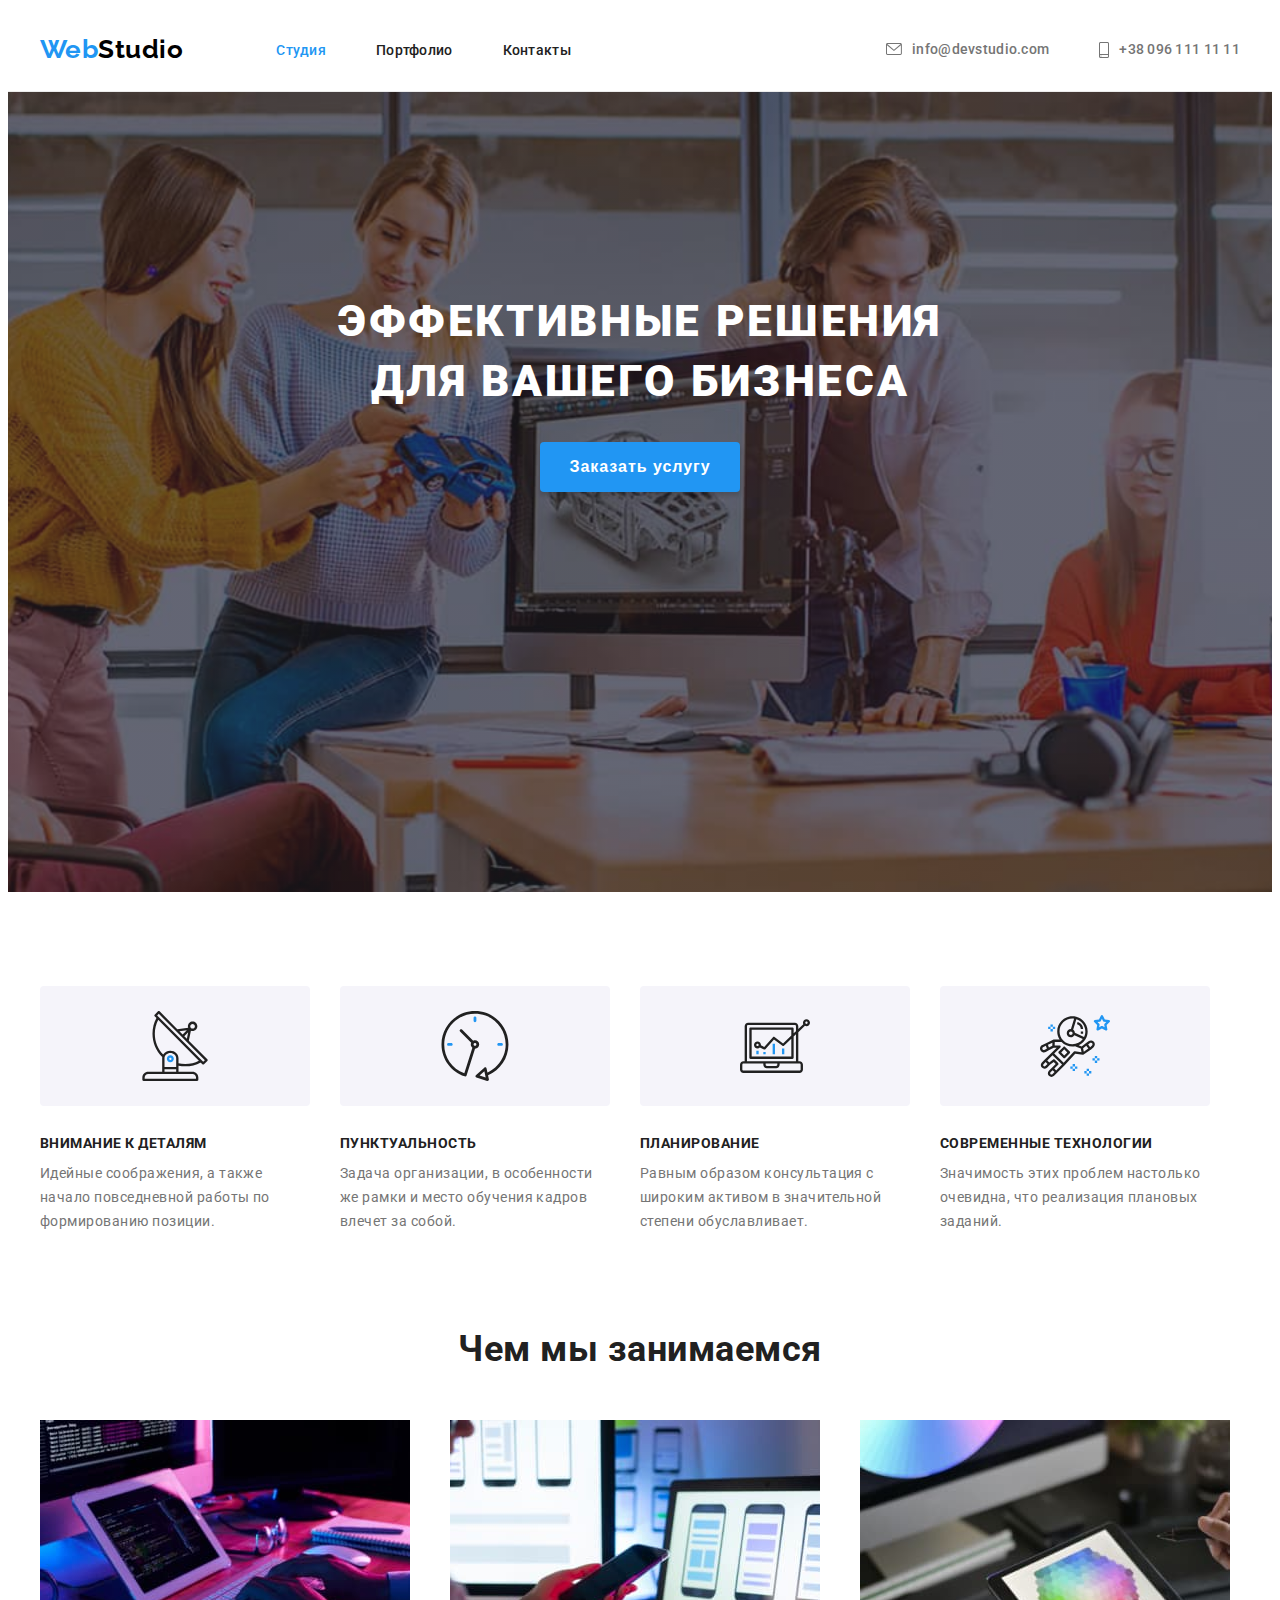
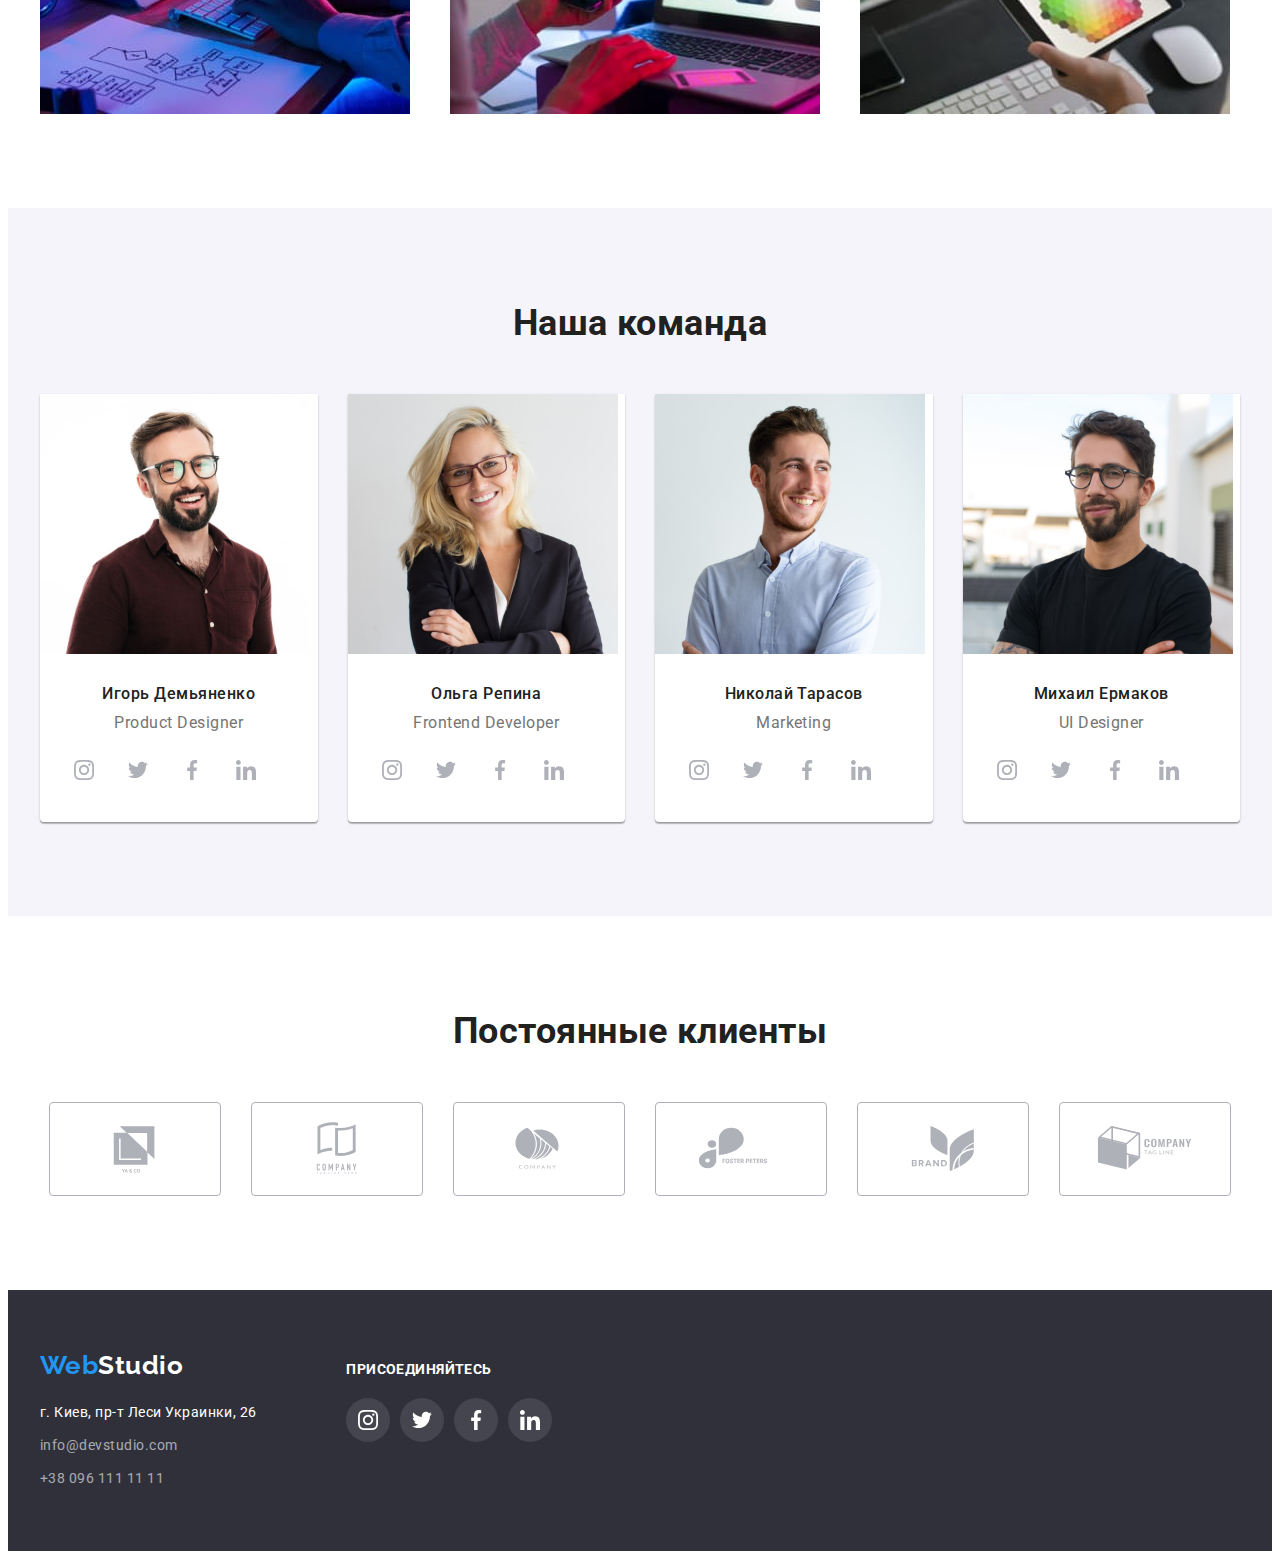
<file: index.html>
<!DOCTYPE html>
<html lang="ru">

<head>
    <meta charset="UTF-8">
    <meta http-equiv="X-UA-Compatible" content="IE=edge">
    <meta name="viewport" content="width=device-width, initial-scale=1.0">
    <title>Студия</title>
    <link rel="preconnect" href="https://fonts.gstatic.com" crossorigin>
    <link href="https://fonts.googleapis.com/css2?family=Raleway:wght@700&family=Roboto:wght@400;500;700;900&display=swap" rel="stylesheet">
    <link rel="stylesheet" href="https://cdnjs.cloudflare.com/ajax/libs/modern-normalize/1.1.0/modern-normalize.min.css"
        integrity="sha512-wpPYUAdjBVSE4KJnH1VR1HeZfpl1ub8YT/NKx4PuQ5NmX2tKuGu6U/JRp5y+Y8XG2tV+wKQpNHVUX03MfMFn9Q=="
        crossorigin="anonymous" referrerpolicy="no-referrer"/>
    <link rel="stylesheet" href="./CSS/style.css">
</head>

<body>
    <header class="header">
        <div class="conteiner conteiner-head">
            <nav class="header-navigation">
                <a class="logo link" href="/"> 
                    <span class="color-logo">Web</span>Studio</a>
                <ul class="header-list list">
                    <li class="header-item">
                        <a class="header-link link current" href="/index.html"> Студия</a></li>
                    <li class="header-item">
                        <a class="header-link link" href="./portfolio.html"> Портфолио</a></li>
                    <li class="header-item">
                        <a class="header-link link" href=""> Контакты</a></li>
                </ul>
            </nav>
            <ul class="header-contacts-list list">
                <li class="header-cont">
                    <a class="header-contacts-link link" href="mailto:info@devstudio.com">
                        <svg class="header-cont-icon">
                            <use href="./image/symbol-defs.svg#icon-envelope"></use>
                        </svg>
                        info@devstudio.com</a>
                    </li>
                <li class="header-cont">
                    <a class="header-contacts-link link" href="tel:+380961111111">
                        <svg class="header-cont-icon header-cont-tel">
                            <use href="./image/symbol-defs.svg#icon-smartphone"></use>
                        </svg>
                        +38 096 111 11 11</a>
                    </li>
            </ul>
        </div>
    </header>

    <!--Меню-->
    <main>
            <section class="hero">
                <h1 class="hero-title">Эффективные решения <br> для вашего бизнеса</h1>
                <button class="btn hero-btn" type="button">Заказать услугу</button>
            </section>
        
        <!--Особенности-->
        <section class="feature section">
            <div class="conteiner">
            <h2 class="inv">Особенности</h2>
            <ul class="feature-list list">
                <li class="feature-item">
                    <div class="feature-icon-fon">
                    <svg class="feature-icon">
                        <use href="./image/symbol-defs.svg#icon-antenna"></use>
                    </svg>
                    </div>
                    <h3 class="feature-title">Внимание к деталям</h3>
                    <p class="feature-item-text">Идейные соображения, а также начало повседневной работы по формированию позиции.</p>
                </li>

                <li class="feature-item">
                    <div class="feature-icon-fon">
                    <svg class="feature-icon">
                        <use href="./image/symbol-defs.svg#icon-clock"></use>
                    </svg>
                    </div>
                    <h3 class="feature-title">Пунктуальность</h3>
                    <p class="feature-item-text"> Задача организации, в особенности же рамки и место обучения кадров влечет за собой.</p>
                </li>

                <li class="feature-item">
                    <div class="feature-icon-fon">
                    <svg class="feature-icon">
                        <use href="./image/symbol-defs.svg#icon-diagram"></use>
                    </svg>
                    </div>
                    <h3 class="feature-title">Планирование</h3>
                    <p class="feature-item-text">Равным образом консультация с широким активом в значительной степени обуславливает.
                </li>

                <li class="feature-item">
                    <div class="feature-icon-fon">
                    <svg class="feature-icon">
                        <use href="./image/symbol-defs.svg#icon-astronaut"></use>
                    </svg>
                    </div>
                    <h3 class="feature-title">Современные технологии</h3>
                    <p class="feature-item-text">Значимость этих проблем настолько очевидна, что реализация плановых заданий.
                </li>
            </ul>
            </div>
        </section>

        <!--Чем мы занимаемся-->
        <section class="about section">
            <div class="conteiner">
                <h2 class="secondary-title">Чем мы занимаемся</h2>
                <ul class="about-list list">
                    <li class="about-item">
                        <img src="./image/img_stryctyr.jpg" alt="Структура проэкта" width="370">
                    </li>

                    <li class="about-item">
                        <img src="./image/box_2.jpg" alt="Дизайн" width="370">
                    </li>

                    <li class="about-item">
                        <img src="./image/tablet.jpg" alt="Адаптивность" width="370">
                    </li>
                </ul>
            </div>
        </section>

        <!--Наша команда-->
        <section class="team section">
            <div class="conteiner">
                <h2 class="secondary-title">Наша команда</h2>
                <ul class="team-list list">
                    <li class="team-item">
                        <img src="./image/product_designer.jpg" alt="Игорь Демьяненко" width="270">
                            <div class="team-list-conteiner">
                                <h3 class="team-item-name">Игорь Демьяненко</h3>
                                <p class="team-item-text" lang="en">Product Designer</p>
                                <ul class="team-sotial-link list">
                                    <li class="sotial-item">
                                        <a class="social-link link" href="">
                                        <svg class="social-icon"> <use href="./image/symbol-defs.svg#icon-instagram"></use></svg>
                                        </a>
                                    </li>

                                    <li class="sotial-item">
                                        <a class="social-link link" href="">
                                        <svg class="social-icon"> <use href="./image/symbol-defs.svg#icon-twitter"></use></svg>
                                        </a>
                                    </li>

                                    <li class="sotial-item">
                                        <a class="social-link link" href="">
                                        <svg class="social-icon"> <use href="./image/symbol-defs.svg#icon-facebook"></use></svg>
                                        </a>
                                    </li>

                                    <li class="sotial-item">
                                        <a class="social-link link" href="">
                                        <svg class="social-icon"> <use href="./image/symbol-defs.svg#icon-linkedin"></use></svg>
                                        </a>
                                    </li>
                                </ul>
                            </div> 
                    </li>

                    <li class="team-item">
                        <img src="./image/frontend_developer.jpg" alt="Ольга Репина" width="270">
                            <div class="team-list-conteiner">
                                <h3 class="team-item-name">Ольга Репина</h3>
                                <p class="team-item-text" lang="en">Frontend Developer</p>
                                <ul class="team-sotial-link list">
                                    <li class="sotial-item">
                                        <a class="social-link link" href="">
                                            <svg class="social-icon">
                                                <use href="./image/symbol-defs.svg#icon-instagram"></use>
                                            </svg>
                                        </a>
                                    </li>
                                
                                    <li class="sotial-item">
                                        <a class="social-link link" href="">
                                            <svg class="social-icon">
                                                <use href="./image/symbol-defs.svg#icon-twitter"></use>
                                            </svg>
                                        </a>
                                    </li>
                                
                                    <li class="sotial-item">
                                        <a class="social-link link" href="">
                                            <svg class="social-icon">
                                                <use href="./image/symbol-defs.svg#icon-facebook"></use>
                                            </svg>
                                        </a>
                                    </li>
                                
                                    <li class="sotial-item">
                                        <a class="social-link link" href="">
                                            <svg class="social-icon">
                                                <use href="./image/symbol-defs.svg#icon-linkedin"></use>
                                            </svg>
                                        </a>
                                    </li>
                                </ul>
                            </div>
                    </li>

                    <li class="team-item">
                        <img src="./image/marketing.jpg" alt="Николай Тарасов" width="270">
                            <div class="team-list-conteiner">
                                <h3 class="team-item-name">Николай Тарасов</h3>
                                <p class="team-item-text" lang="en">Marketing</p>
                                <ul class="team-sotial-link list">
                                    <li class="sotial-item">
                                        <a class="social-link link" href="">
                                            <svg class="social-icon">
                                                <use href="./image/symbol-defs.svg#icon-instagram"></use>
                                            </svg>
                                        </a>
                                    </li>
                                
                                    <li class="sotial-item">
                                        <a class="social-link link" href="">
                                            <svg class="social-icon">
                                                <use href="./image/symbol-defs.svg#icon-twitter"></use>
                                            </svg>
                                        </a>
                                    </li>
                                
                                    <li class="sotial-item">
                                        <a class="social-link link" href="">
                                            <svg class="social-icon">
                                                <use href="./image/symbol-defs.svg#icon-facebook"></use>
                                            </svg>
                                        </a>
                                    </li>
                                
                                    <li class="sotial-item">
                                        <a class="social-link link" href="">
                                            <svg class="social-icon">
                                                <use href="./image/symbol-defs.svg#icon-linkedin"></use>
                                            </svg>
                                        </a>
                                    </li>
                                </ul>
                            </div>
                    </li>

                    <li class="team-item">
                        <img src="./image/ui_designer.jpg" alt="Михаил Ермаков" width="270">
                            <div class="team-list-conteiner">
                                <h3 class="team-item-name">Михаил Ермаков</h3>
                                <p class="team-item-text" lang="en">UI Designer</p>
                                <ul class="team-sotial-link list">
                                    <li class="sotial-item">
                                        <a class="social-link link" href="">
                                            <svg class="social-icon">
                                                <use href="./image/symbol-defs.svg#icon-instagram"></use>
                                            </svg>
                                        </a>
                                    </li>
                                
                                    <li class="sotial-item">
                                        <a class="social-link link" href="">
                                            <svg class="social-icon">
                                                <use href="./image/symbol-defs.svg#icon-twitter"></use>
                                            </svg>
                                        </a>
                                    </li>
                                
                                    <li class="sotial-item">
                                        <a class="social-link link" href="">
                                            <svg class="social-icon">
                                                <use href="./image/symbol-defs.svg#icon-facebook"></use>
                                            </svg>
                                        </a>
                                    </li>
                                
                                    <li class="sotial-item">
                                        <a class="social-link link" href="">
                                            <svg class="social-icon">
                                                <use href="./image/symbol-defs.svg#icon-linkedin"></use>
                                            </svg>
                                        </a>
                                    </li>
                                </ul>
                            </div>
                    </li>
                </ul>
            </div>
        </section>

        <!-- Постоянные клиенты -->
        <section class="regular-customers section">
            <div class="conteiner">
                <h2 class="secondary-title">Постоянные клиенты</h2>
                <ul class="customers-list list">
                    <li class="customers-item">
                        <a class="customers-link link" href="">
                         <svg class="customer-icon">
                             <use href="./image/symbol-defs.svg#icon-logo"></use>
                         </svg>
                        </a>
                    </li>

                    <li class="customers-item">
                        <a class="customers-link link" href="">
                            <svg class="customer-icon">
                                <use href="./image/symbol-defs.svg#icon-logo-1"></use>
                            </svg>
                        </a>
                    </li>

                    <li class="customers-item">
                        <a class="customers-link link" href="">
                            <svg class="customer-icon">
                                <use href="./image/symbol-defs.svg#icon-logo-2"></use>
                            </svg>
                        </a>
                    </li>

                    <li class="customers-item">
                        <a class="customers-link link" href="">
                            <svg class="customer-icon">
                                <use href="./image/symbol-defs.svg#icon-logo-3"></use>
                            </svg>
                        </a>
                    </li>

                    <li class="customers-item">
                        <a class="customers-link link" href="">
                            <svg class="customer-icon">
                                <use href="./image/symbol-defs.svg#icon-logo-4"></use>
                            </svg>
                        </a>
                    </li>

                    <li class="customers-item">
                        <a class="customers-link link" href="">
                            <svg class="customer-icon">
                                <use href="./image/symbol-defs.svg#icon-logo-5"></use>
                            </svg>
                        </a>
                    </li>
                </ul>
            </div>
        </section>
    </main>

    <!--Футер-->
    <footer class="foot">
        <div class="conteiner">
            <div class="footer-conteiner">
                <div class="footer-nav"><a class="logo link logo-footer" href="/"> <span class="color-logo">Web</span><span class="footer-logo">Studio</span></a>
                    <address>
                    <ul class="adress-list list">
                        <li> <a class="adress-city list" href="">г. Киев, пр-т Леси Украинки, 26</a></li>
                        <li> <a class="adress-link" href="mailto:info@devstudio.com">info@devstudio.com</a></li>
                        <li> <a class="adress-link" href="tel:+380961111111">+38 096 111 11 11</a></li>
                    </ul>
                    </address>
                </div>

                <div class="links">
                    <h2 class="our-links-text">присоединяйтесь</h2>
                    <ul class="our-sotial-list list">
                        <li class="our-sotial-item sotial-item">
                            <a class="social-link our-sotial-link link" href="">
                                <svg class="social-icon our-sotial-icon">
                                    <use href="./image/symbol-defs.svg#icon-instagram"></use>
                                </svg>
                            </a>
                        </li>
                
                        <li class="sotial-item">
                            <a class="social-link our-sotial-link link" href="">
                                <svg class="social-icon our-sotial-icon">
                                    <use href="./image/symbol-defs.svg#icon-twitter"></use>
                                </svg>
                            </a>
                        </li>
                
                        <li class="sotial-item">
                            <a class="social-link our-sotial-link link" href="">
                                <svg class="social-icon our-sotial-icon">
                                    <use href="./image/symbol-defs.svg#icon-facebook"></use>
                                </svg>
                            </a>
                        </li>
                
                        <li class="sotial-item">
                            <a class="social-link our-sotial-link link" href="">
                                <svg class="social-icon our-sotial-icon">
                                    <use href="./image/symbol-defs.svg#icon-linkedin"></use>
                                </svg>
                            </a>
                        </li>
                    </ul>
                </div>
            </div>
        </div>
        
    </footer>
</body>

</html>
</file>
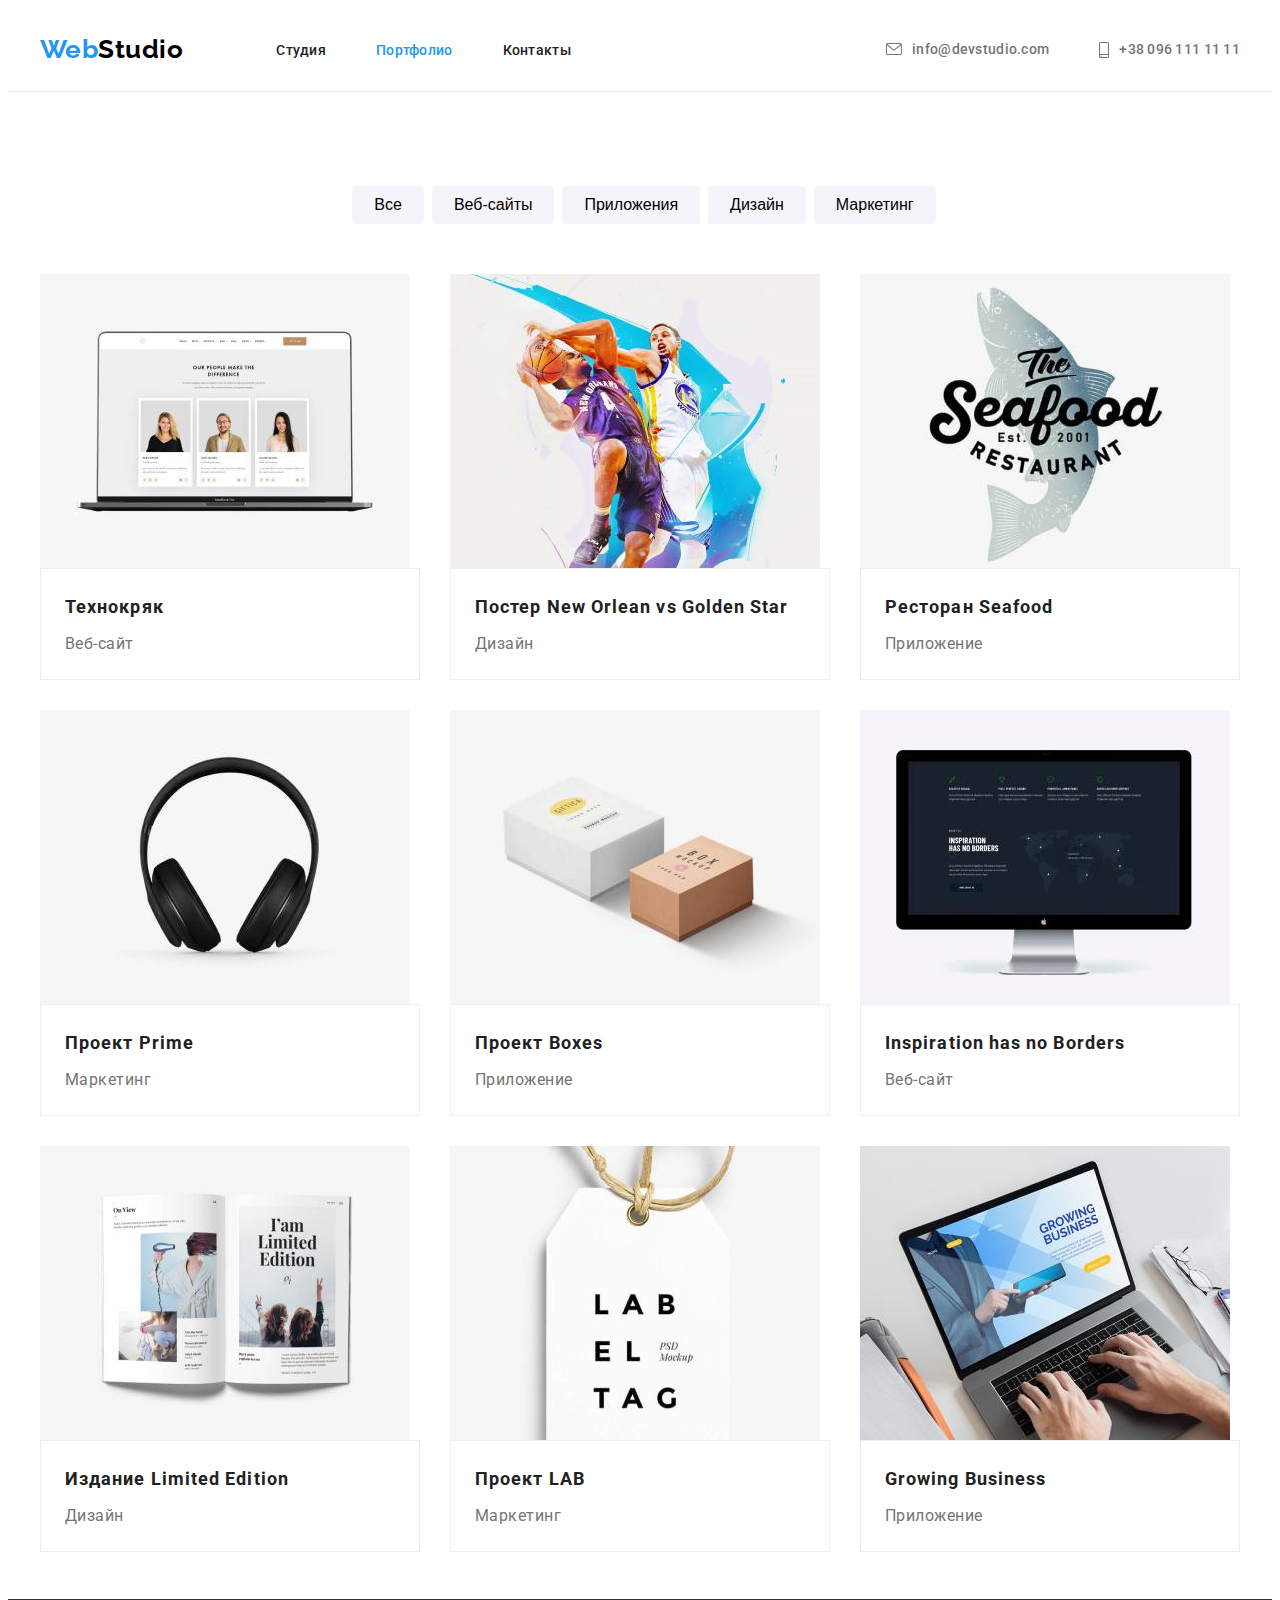
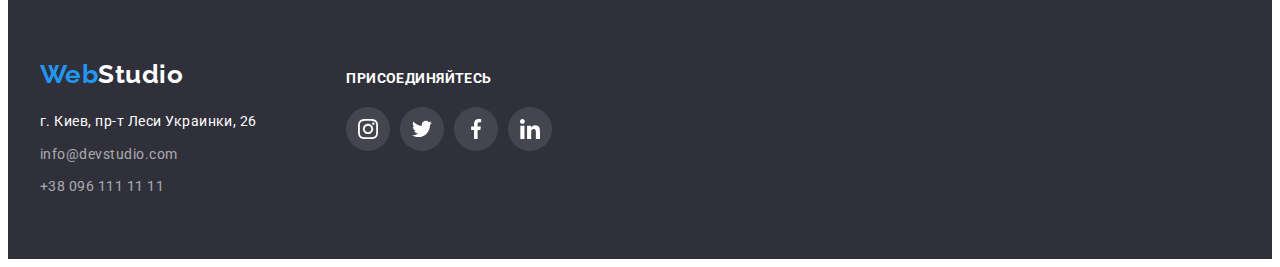
<file: portfolio.html>
<!DOCTYPE html>
<html lang="ru">

<head>
    <meta charset="UTF-8">
    <meta http-equiv="X-UA-Compatible" content="IE=edge">
    <meta name="viewport" content="width=device-width, initial-scale=1.0">
    <title>Портфолио</title>
    <link rel="preconnect" href="https://fonts.gstatic.com" crossorigin>
    <link
        href="https://fonts.googleapis.com/css2?family=Raleway:wght@700&family=Roboto:wght@400;500;700;900&display=swap"
        rel="stylesheet">
    <link rel="stylesheet" href="https://cdnjs.cloudflare.com/ajax/libs/modern-normalize/1.1.0/modern-normalize.min.css"
        integrity="sha512-wpPYUAdjBVSE4KJnH1VR1HeZfpl1ub8YT/NKx4PuQ5NmX2tKuGu6U/JRp5y+Y8XG2tV+wKQpNHVUX03MfMFn9Q=="
        crossorigin="anonymous" referrerpolicy="no-referrer" />
    <link rel="stylesheet" href="./CSS/style.css">
</head>

<body>
    <header class="header">
        <div class="conteiner conteiner-head">
        <nav class="header-navigation">
            <a class="logo link" href="./index.html"> <span class="color-logo">Web</span>Studio</a>
            <ul class="header-list list">
                <li class="header-item">
                    <a class="header-link link" href="./index.html"> Студия</a>
                </li>
                <li class="header-item">
                    <a class="header-link link current" href="./portfolio.html"> Портфолио</a>
                </li>
                <li class="header-item">
                    <a class="header-link link" href=""> Контакты</a>
                </li>
            </ul>
        </nav>
        <ul class="header-contacts-list list">
            <li class="header-cont">
                <a class="header-contacts-link link" href="mailto:info@devstudio.com">
                    <svg class="header-cont-icon">
                        <use href="./image/symbol-defs.svg#icon-envelope"></use>
                    </svg>
                    info@devstudio.com</a>
            </li>
            <li class="header-cont">
                <a class="header-contacts-link link" href="tel:+380961111111">
                    <svg class="header-cont-icon header-cont-tel">
                        <use href="./image/symbol-defs.svg#icon-smartphone"></use>
                    </svg>
                    +38 096 111 11 11</a>
            </li>
        </ul>
        </div>
    </header>
    

    <!--Наши работы-->
        <section class="categories section">
            <div class="conteiner">
                <h1 class="inv">Наши работы</h1>
                <ul class="categories-list list">
                    <li class="categories-item"> 
                        <button class="categories-btn categories-btn-acsent" type="button">Все</button></li>
                    <li class="categories-item"> 
                        <button class="categories-btn categories-btn-acsent" type="button">Веб-сайты</button></li>
                    <li class="categories-item"> 
                        <button class="categories-btn categories-btn-acsent" type="button">Приложения</button></li>
                    <li class="categories-item"> 
                        <button class="categories-btn categories-btn-acsent" type="button">Дизайн</button></li>
                    <li class="categories-item"> 
                        <button class="categories-btn categories-btn-acsent" type="button">Маркетинг</button></li>
                </ul>

                <ul class="categories-projects list">
                    <li class="projects-list">
                        <a class="projects-link link" href="">
                            <img src="./image/tehnokryak.jpg" alt="фото команды" width="370">
                            <div class="projects-link-conteiner">
                                <h2 class="projects-title">Технокряк</h2>
                                <p class="projects-type">Веб-сайт</p>
                            </div>
                        </a>
                    </li>

                    <li class="projects-list">
                        <a class="projects-link link" href="">
                            <img src="./image/img-nba.jpg" alt="два баскетолиста" width="370">
                            <div class="projects-link-conteiner">
                                <h2 class="projects-title">Постер <span lang="en"> New Orlean vs Golden Star</span></h2>
                                <p class="projects-type">Дизайн</p>
                            </div>
                        </a>
                        </li>

                    <li class="projects-list">
                        <a class="projects-link link" href="">
                            <img src="./image/seafoot.jpg" alt="логотип ресторана" width="370">
                            <div class="projects-link-conteiner">
                                <h2 class="projects-title">Ресторан <span lang="en">Seafood</span></h2>
                                <p class="projects-type">Приложение</p>
                            </div>
                        </a>
                    </li>
                    <li class="projects-list">
                        <a class="projects-link link" href="">
                            <img src="./image/music.jpg" alt="наушники" width="370">
                            <div class="projects-link-conteiner">
                                <h2 class="projects-title">Проект <span lang="en">Prime</span></h2>
                                <p class="projects-type">Маркетинг</p>
                            </div>
                        </a>
                    </li>
                    <li class="projects-list">
                        <a class="projects-link link" href="">
                            <img src="./image/boxes.jpg" alt="две коробки" width="370">
                            <div class="projects-link-conteiner">
                                <h2 class="projects-title">Проект <span lang="en">Boxes</span></h2>
                                <p class="projects-type">Приложение</p>
                            </div>
                        </a>
                        </li>

                    <li class="projects-list">
                        <a class="projects-link link" href="">
                            <img src="./image/monitor.jpg" alt="монитор с сайтом" width="370">
                            <div class="projects-link-conteiner">
                                <h2 class="projects-title" lang="en">Inspiration has no Borders</h2>
                                <p class="projects-type">Веб-сайт</p>
                            </div>
                        </a>
                        </li>

                    <li class="projects-list">
                        <a class="projects-link link" href="">
                            <img src="./image/limited-boks.jpg" alt="эксклюзивное издание" width="370">
                            <div class="projects-link-conteiner">
                                <h2 class="projects-title" >Издание <span lang="en">Limited Edition</span></h2>
                                <p class="projects-type">Дизайн</p>
                            </div>
                            </a>
                        </li>

                    <li class="projects-list">
                        <a class="projects-link link" href="">
                            <img src="./image/label.jpg" alt="лэйба" width="370">
                            <div class="projects-link-conteiner">
                                <h2 class="projects-title" >Проект <span lang="en">LAB</span></h2>
                                <p class="projects-type">Маркетинг</p>
                            </div>
                        </a>
                    </li>

                    <li class="projects-list">
                        <a class="projects-link link" href="">
                            <img src="./image/laptop.jpg" alt="ноутбук с заставкой сайта" width="370">
                            <div class="projects-link-conteiner">
                                <h2 class="projects-title" lang="en">Growing Business</h2>
                                <p class="projects-type">Приложение</p>
                            </div>
                        </a>
                    </li>
                </ul>
            </div>
        </section>
    
    <!--Футер-->
    <footer class="foot">
        <div class="conteiner">
            <div class="footer-conteiner">
                <div class="footer-nav"><a class="logo link logo-footer" href="/"> <span class="color-logo">Web</span><span
                            class="footer-logo">Studio</span></a>
                    <address>
                        <ul class="adress-list list">
                            <li> <a class="adress-city list" href="">г. Киев, пр-т Леси Украинки, 26</a></li>
                            <li> <a class="adress-link" href="mailto:info@devstudio.com">info@devstudio.com</a></li>
                            <li> <a class="adress-link" href="tel:+380961111111">+38 096 111 11 11</a></li>
                        </ul>
                    </address>
                </div>
    
                <div class="links">
                    <h2 class="our-links-text">присоединяйтесь</h2>
                    <ul class="our-sotial-list list">
                        <li class="our-sotial-item sotial-item">
                            <a class="social-link our-sotial-link link" href="">
                                <svg class="social-icon our-sotial-icon">
                                    <use href="./image/symbol-defs.svg#icon-instagram"></use>
                                </svg>
                            </a>
                        </li>
    
                        <li class="sotial-item">
                            <a class="social-link our-sotial-link link" href="">
                                <svg class="social-icon our-sotial-icon">
                                    <use href="./image/symbol-defs.svg#icon-twitter"></use>
                                </svg>
                            </a>
                        </li>
    
                        <li class="sotial-item">
                            <a class="social-link our-sotial-link link" href="">
                                <svg class="social-icon our-sotial-icon">
                                    <use href="./image/symbol-defs.svg#icon-facebook"></use>
                                </svg>
                            </a>
                        </li>
    
                        <li class="sotial-item">
                            <a class="social-link our-sotial-link link" href="">
                                <svg class="social-icon our-sotial-icon">
                                    <use href="./image/symbol-defs.svg#icon-linkedin"></use>
                                </svg>
                            </a>
                        </li>
                    </ul>
                </div>
            </div>
        </div>
    
    </footer>
</body>

</html>
</file>
<file: CSS/style.css>
:root {
  --primary-title-color: #ffffff;
  --secondary-title-color: #212121;
  --third-title-color: #757575;
  --primary-text-color: #757575;
  --secondary-text-color: #212121;
  --acsent-color: #2196f3;
  --header-text-color: #212121;
  --icon-color: #afb1b8;
}

/* *,
*::before,
*::after {
  box-sizing: border-box;
} */

p,
h1,
h2,
h3,
h4,
h5,
h6 {
  margin: 0;
}

ul {
  margin: 0;
  padding-left: 0;
}

img {
  display: block;
  max-width: 100%;
  height: auto;
}

body {
  font-family: 'Roboto', sans-serif;
  letter-spacing: 0.03em;
  background-color: #ffffff;
}

.link {
  text-decoration: none;
}

.list {
  list-style: none;
}
.conteiner {
  width: 1200px;
  margin: 0 auto;
  padding-left: 15px;
  padding-right: 15px;
}
.section {
  margin: 0 auto;
  padding-top: 47px;
  padding-bottom: 47px;
}

.secondary-title {
  font-weight: 700;
  font-size: 36px;
  line-height: 42px;
  text-align: center;
  color: var(--secondary-title-color);
}

/*----Header-----*/

.header {
  max-width: 1600px;
  margin: 0 auto;
  border-bottom: 1px solid #ececec;
}

.logo {
  font-family: Raleway;
  font-weight: 700;
  font-size: 26px;
  line-height: 1.19;
  color: #000000;
  margin-right: 93px;
}
.color-logo {
  color: #2196f3;
}

.conteiner-head {
  display: flex;
  align-items: center;
}

.header-navigation {
  display: flex;
  align-items: center;
}

.header-list {
  display: flex;
  padding-top: 32px;
  padding-bottom: 32px;
}

.header-item:not(:last-child) {
  margin-right: 50px;
}

.header-contacts-list {
  display: flex;
  margin-left: auto;
  align-items: center;
}

.header-cont:not(:last-child) {
  margin-right: 50px;
}

.header-link {
  font-weight: 500;
  font-size: 14px;
  line-height: 1.14;
  letter-spacing: 0.02em;
  color: var(--header-text-color);
  padding-bottom: 32px;
  padding-top: 32px;
}
.header-list .link.current {
  color: var(--acsent-color);
}

.header-link:hover,
.header-link:focus,
.header-contacts-link:hover,
.header-contacts-link:focus {
  color: var(--acsent-color);
}
.header-contacts-link:hover .header-cont-icon,
.header-contacts-link:focus .header-cont-icon {
  fill: var(--acsent-color);
}

.header-link:active .header-link:visited {
  color: #b4f321;
}

.header-contacts-link {
  display: flex;
  justify-content: center;
  align-items: center;
  font-weight: 500;
  font-size: 14px;
  line-height: 1.14;
  letter-spacing: 0.02em;
  color: var(--third-title-color);
  padding-bottom: 32px;
  padding-top: 32px;
}
.header-cont-icon {
  width: 16px;
  height: 12px;
  margin-right: 10px;
  fill: var(--third-title-color);
}
.header-cont-tel {
  width: 10px;
  height: 16px;
}

/*----Hero-----*/
.hero {
  background-color: #2f303a;
  height: 600px;
  max-width: 1600px;
  margin: 0 auto;
  padding-top: 200px;
  background-image: linear-gradient(
      to right,
      rgba(47, 48, 58, 0.4),
      rgba(47, 48, 58, 0.4)
    ),
    url('../image/img-hero.jpg');
  background-size: cover;
  background-position: center;
  background-repeat: no-repeat;
}
.hero-title {
  font-weight: 900;
  font-size: 44px;
  line-height: 1.36;
  text-align: center;
  letter-spacing: 0.06em;
  text-transform: uppercase;
  color: var(--primary-title-color);
  margin-bottom: 30px;
}

.btn {
  font-weight: 700;
  font-size: 16px;
  line-height: 1.87;
  /* text-align: center; */
  letter-spacing: 0.06em;
  color: #ffffff;
  background: var(--acsent-color);
  box-shadow: 0px 4px 4px rgba(0, 0, 0, 0.15);
  border-radius: 4px;
  cursor: pointer;
  width: 200px;
  height: 50px;
  display: flex;
  justify-content: center;
  align-items: center;
}

.hero-btn {
  margin: 0 auto;
  border: none;
}
.hero-btn:hover {
  background: #188ce8;
}
/*----Feature-----*/
.feature {
  padding-top: 94px;
}
.feature-list {
  display: flex;
  margin-left: -30px;
}
.feature-item {
  /* flex-basis: calc(100% / 4 - 30px); */
  margin-left: 30px;
}
.feature-icon-fon {
  display: flex;
  margin-left: auto;
  margin-right: auto;
  background-color: #f5f4fa;
  width: 270px;
  height: 120px;
  margin-bottom: 30px;
  border-radius: 4px;
  align-items: center;
  justify-content: center;
}

.feature-icon {
  width: 70px;
  height: 70px;
}

.feature-title {
  font-weight: 700;
  font-size: 14px;
  line-height: 1.14;
  text-transform: uppercase;
  color: var(--secondary-title-color);
}

.feature-item-text {
  font-size: 14px;
  line-height: 1.71;
  color: var(--primary-text-color);
  width: 270px;
  padding-top: 10px;
}
.inv {
  display: none;
}
/*----About-----*/
.about {
  padding-bottom: 94px;
}

.secondary-title {
  padding-bottom: 50px;
}
.about-list {
  display: flex;
  margin-left: -30px;
}
.about-item {
  flex-basis: calc(100% / 3 - 30px);
  margin-left: 30px;
}

/*----Team-----*/
.team {
  background-color: #f5f4fa;
  padding-bottom: 94px;
  padding-top: 94px;
  max-width: 1600px;
}

.team-list {
  display: flex;
  margin-left: -30px;
}

.team-item {
  flex-basis: calc(100% / 4 - 30px);
  margin-left: 30px;
  background-color: #ffffff;
  box-shadow: 0px 1px 3px rgba(0, 0, 0, 0.12), 0px 1px 1px rgba(0, 0, 0, 0.14),
    0px 2px 1px rgba(0, 0, 0, 0.2);
  border-radius: 0px 0px 4px 4px;
}
.team-list-conteiner {
  padding-top: 30px;
  padding-bottom: 30px;
}

.team-item-name {
  font-weight: 500;
  font-size: 16px;
  line-height: 1.19;
  text-align: center;
  color: var(--secondary-title-color);
  margin-bottom: 10px;
}
.team-item-text {
  font-size: 16px;
  line-height: 1.19;
  text-align: center;
  color: var(--primary-text-color);
  margin-bottom: 16px;
}
.team-sotial-link {
  display: flex;
  margin-left: -10px;
  justify-content: center;
  width: 270px;
}

.sotial-item {
  width: 44px;
  height: 44px;
}

.social-link {
  width: 100%;
  height: 100%;
  background-color: #ffffff;
  border-radius: 50%;
  display: flex;
  justify-content: center;
  align-items: center;
}

.sotial-item + .sotial-item {
  margin-left: 10px;
}
.social-icon {
  width: 20px;
  height: 20px;
  fill: var(--icon-color);
}

.social-link:hover,
.social-link:focus {
  background-color: var(--acsent-color);
  border: none;
}
.social-link:hover .social-icon,
.social-link:focus .social-icon {
  fill: #ffffff;
  /* border-color: var(--acsent-color); */
}

/*----Regular customers-----*/
.regular-customers {
  padding-top: 94px;
  padding-bottom: 94px;
}

.customers-list {
  display: flex;
  justify-content: center;
  align-items: center;
}
.customers-link {
  width: 170px;
  height: 92px;
  display: flex;
  justify-content: center;
  align-items: center;
  border: 1px solid var(--icon-color);
  border-radius: 4px;
  fill: var(--icon-color);
}
.customers-item + .customers-item {
  margin-left: 30px;
}
.customer-icon {
  width: 106px;
  height: 60px;
}

.customers-link:hover,
.customers-link:focus {
  fill: var(--acsent-color);
  border: 1px solid var(--acsent-color);
}

/*----Footer-----*/
footer {
  background-color: #2f303a;
}
address a {
  text-decoration: none;
  font-family: 'Roboto', sans-serif;
  font-style: normal;
}
/* address {
  width: 231px;
} */

.foot {
  padding-top: 60px;
  padding-bottom: 60px;
  display: flex;
  margin: 0 auto;
  max-width: 1600px;
}
.footer-conteiner {
  display: flex;
}
.footer-nav {
  display: flex;
  flex-direction: column;
}

.footer-adress {
  margin-right: 70px;
}
.logo-footer {
  display: block;
  margin-bottom: 20px;
}
.adress-list > li:not(:last-child) {
  margin-bottom: 9px;
}

.adress-city {
  font-size: 14px;
  line-height: 1.71;
  color: #ffffff;
}
.adress-link {
  font-size: 14px;
  line-height: 1.71;
  color: rgba(255, 255, 255, 0.6);
}
.adress-link:hover,
.adress-link:focus {
  color: var(--acsent-color);
}

.footer-logo {
  color: var(--primary-title-color);
}
.our-links-text {
  font-weight: 700;
  font-size: 14px;
  line-height: 1.14;
  letter-spacing: 0.03em;
  text-transform: uppercase;
  color: var(--primary-title-color);
  margin-bottom: 20px;
}
.links {
  margin-left: 70px;
  padding-top: 12px;
}
.our-sotial-list {
  display: flex;
  justify-content: center;
}
.our-sotial-icon {
  fill: #ffffff;
}

.our-sotial-link {
  background-color: rgba(255, 255, 255, 0.1);
}

/*----Portfolio-----*/

.categories {
  padding-top: 94px;
}
.categories-list {
  display: flex;
  margin-bottom: 50px;
  justify-content: center;
}
.categories-item {
  margin-left: 8px;
}

.categories-btn {
  border-radius: 4px;
  background-color: #f5f4fa;

  columns: var(--secondary-title-color);
  font-style: normal;
  font-weight: 500;
  font-size: 16px;
  line-height: 1.62;
  text-align: center;
  cursor: pointer;
  border: 0px;
  padding-left: 22px;
  padding-right: 22px;
  padding-top: 6px;
  padding-bottom: 6px;
}
.categories-btn-acsent:hover,
.categories-btn-acsent:focus {
  background-color: var(--acsent-color);
  color: #ffffff;
  box-shadow: 0px 3px 1px rgba(0, 0, 0, 0.1), 0px 1px 2px rgba(0, 0, 0, 0.08),
    0px 2px 2px rgba(0, 0, 0, 0.12);
}

.categories-projects {
  display: flex;
  flex-wrap: wrap;
  margin-left: -30px;
  margin-top: -30px;
}
.projects-list {
  flex-basis: calc(100% / 3 - 30px);
  margin-left: 30px;
  margin-top: 30px;
}
.projects-list:hover,
.projects-list:focus {
  box-shadow: 0px 1px 1px rgba(0, 0, 0, 0.12), 0px 4px 4px rgba(0, 0, 0, 0.06),
    1px 4px 6px rgba(0, 0, 0, 0.16);
}

.projects-link-conteiner {
  padding-top: 20px;
  padding-bottom: 20px;
  padding-left: 24px;
  /* outline: 1px solid #eeeeee; */
  border: 1px solid #eeeeee;
}

.projects-title {
  font-weight: 700;
  font-size: 18px;
  line-height: 2;
  letter-spacing: 0.06em;
  color: var(--secondary-title-color);
  margin-bottom: 4px;
}
.projects-type {
  font-weight: 400;
  font-size: 16px;
  line-height: 1.87;
  color: var(--primary-text-color);
}
</file>
